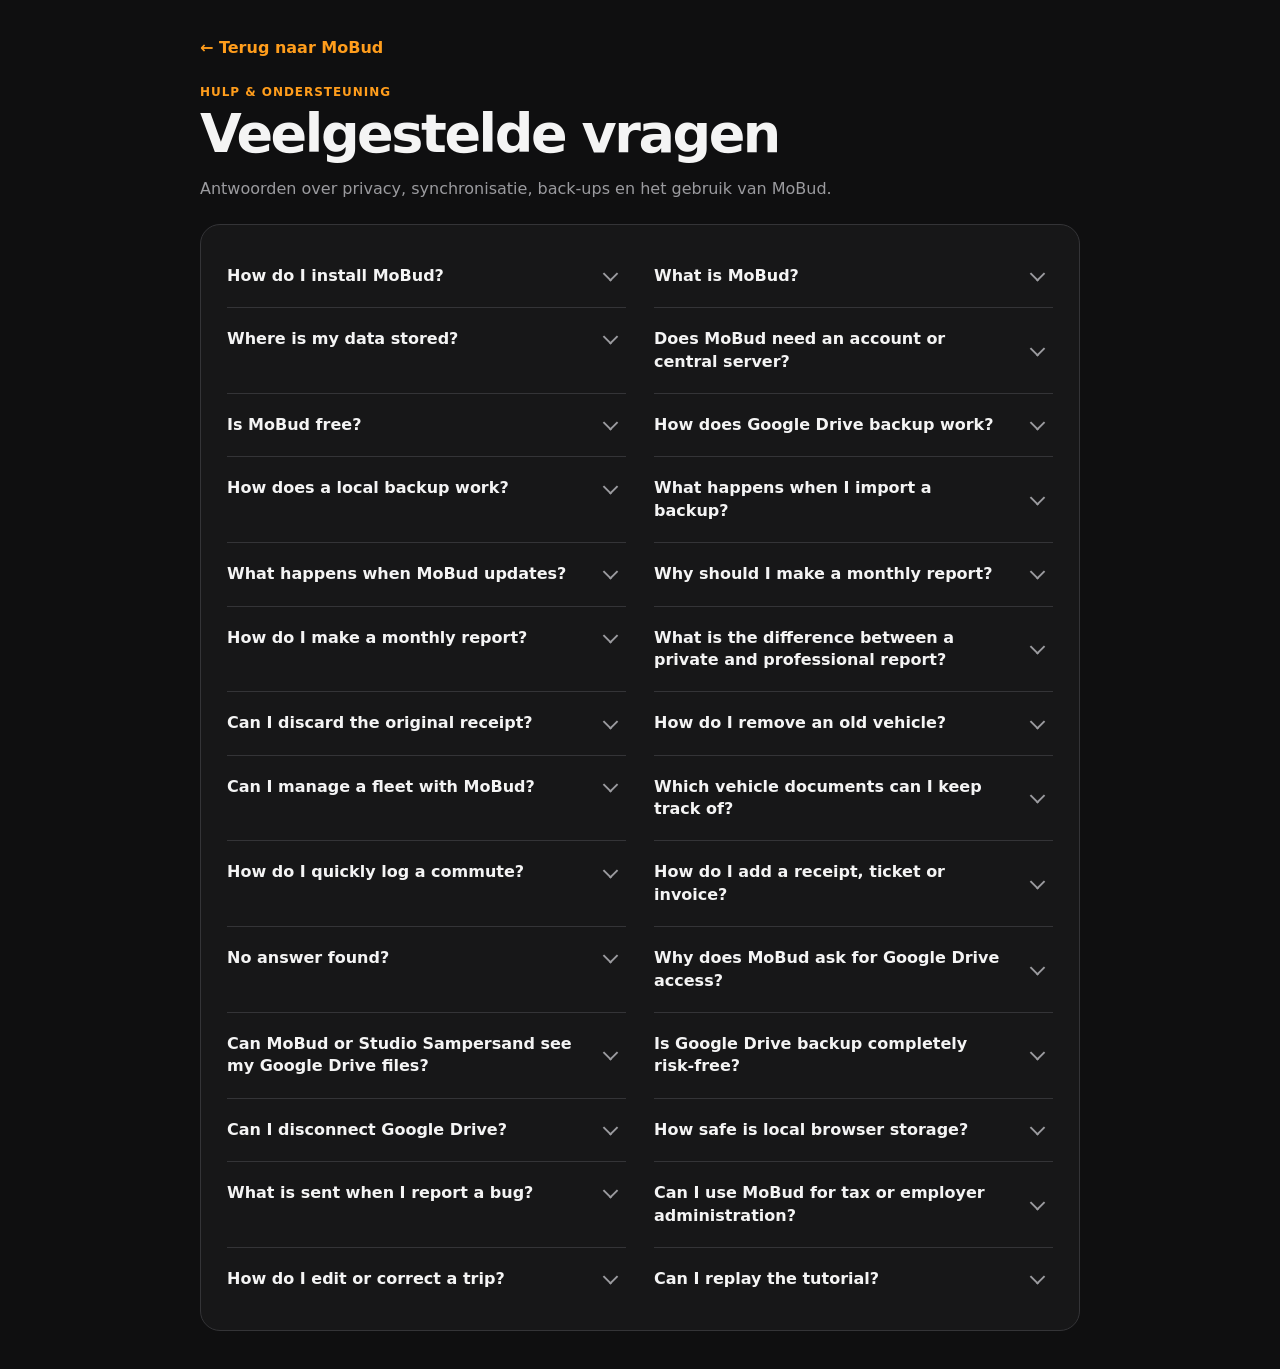
<file: app/faq/index.html>
<!doctype html>
<html lang="nl">
<head>
<meta charset="utf-8">
<meta name="viewport" content="width=device-width,initial-scale=1,viewport-fit=cover">
<meta name="theme-color" content="#111111">
<title>MoBud · FAQ</title>
<link rel="stylesheet" href="./faq.css?v=0092">
</head>
<body>
<main class="faq-page">
  <header class="faq-header">
    <a class="back-link" href="../">← Terug naar MoBud</a>
    <p class="eyebrow">Hulp & ondersteuning</p>
    <h1>Veelgestelde vragen</h1>
    <p>Antwoorden over privacy, synchronisatie, back-ups en het gebruik van MoBud.</p>
  </header>
  <section id="faqContent" class="faq-card" aria-live="polite"><p>FAQ wordt geladen…</p></section>
</main>
<script src="./faq.js?v=0092"></script>
</body>
</html>
</file>
<file: app/faq/faq.css>
:root{--bg:#0f0f10;--surface:#171718;--surface-2:#1e1e20;--text:#f4f4f4;--muted:#9b9b9f;--line:#343437;--accent:#ff9d1c;font-family:Inter,ui-sans-serif,system-ui,-apple-system,BlinkMacSystemFont,"Segoe UI",sans-serif;color-scheme:dark}*{box-sizing:border-box}html,body{margin:0;min-height:100%;background:var(--bg);color:var(--text)}body{padding:clamp(16px,4vw,38px)}.faq-page{width:min(100%,880px);margin:0 auto}.faq-header{margin-bottom:22px}.back-link{display:inline-flex;color:var(--accent);text-decoration:none;font-weight:800;margin-bottom:28px}.eyebrow{color:var(--accent);font-weight:850;text-transform:uppercase;letter-spacing:.08em;font-size:12px;margin:0 0 8px}.faq-header h1{font-size:clamp(32px,6vw,54px);letter-spacing:-.045em;line-height:1;margin:0 0 12px}.faq-header>p:last-child{color:var(--muted);line-height:1.55;max-width:650px}.faq-card{background:var(--surface);border:1px solid var(--line);border-radius:20px;padding:clamp(14px,3vw,24px)}.faq-item{border-bottom:1px solid var(--line)}.faq-item:last-child{border-bottom:0}.faq-question{position:relative;width:100%;border:0;background:transparent;color:var(--text);font:inherit;font-weight:820;font-size:16px;line-height:1.4;text-align:left;padding:20px 52px 20px 0;cursor:pointer}.faq-question span:first-child{display:block;max-width:100%;overflow-wrap:anywhere}.faq-chevron{position:absolute;right:10px;top:50%;width:11px;height:11px;border-right:2px solid currentColor;border-bottom:2px solid currentColor;transform:translateY(-70%) rotate(45deg);transition:transform .18s ease;color:var(--muted)}.faq-item.open .faq-chevron{transform:translateY(-25%) rotate(225deg)}.faq-answer{color:var(--muted);line-height:1.65;padding:0 42px 20px 0;overflow-wrap:anywhere}.hidden{display:none}.error{color:#ffb2b7}@media(max-width:620px){body{padding:14px 12px 30px}.faq-page{width:100%;max-width:560px}.faq-card{width:100%;max-width:540px;margin-inline:auto;padding:12px 16px}.faq-question span:first-child{max-width:calc(100% - 50px)}.faq-answer{max-width:calc(100% - 16px);padding-right:8px}}@media(min-width:768px) and (max-width:1366px) and (orientation:landscape){.faq-page{max-width:1040px}.faq-card{display:grid;grid-template-columns:repeat(2,minmax(0,1fr));column-gap:28px;padding:20px 26px}.faq-item:nth-last-child(2){border-bottom:0}}
</file>
